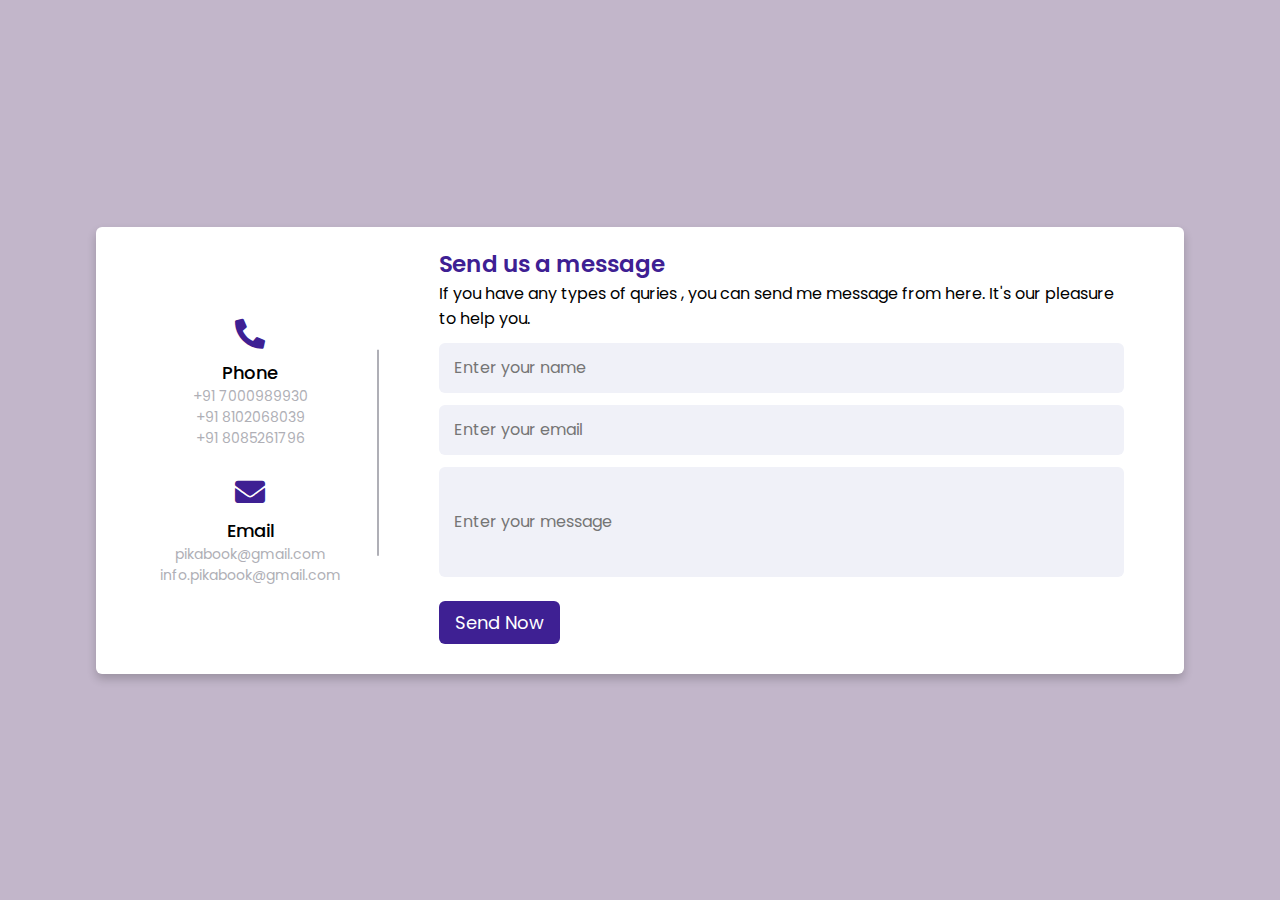
<file: contact.html>
<!DOCTYPE html>
<!-- Created By CodingLab - www.codinglabweb.com -->
<html lang="en" dir="ltr">
  <head>
    <meta charset="UTF-8">
   <!-- <title> Responsive Contact Us Form  | CodingLab </title>-->
    <link rel="stylesheet" href="contact.css">
    <!-- Fontawesome CDN Link -->
    <link rel="stylesheet" href="https://cdnjs.cloudflare.com/ajax/libs/font-awesome/5.15.2/css/all.min.css"/>
     <meta name="viewport" content="width=device-width, initial-scale=1.0">
   </head>
<body>
  <div class="container">
    <div class="content">
      <div class="left-side">
        <div class="phone details">
          <i class="fas fa-phone-alt"></i>
          <div class="topic">Phone</div>
          <div class="text-one">+91 7000989930</div>
          <div class="text-two">+91 8102068039</div>
          <div class="text-two">+91 8085261796</div>
        </div>
        <div class="email details">
          <i class="fas fa-envelope"></i>
          <div class="topic">Email</div>
          <div class="text-one">pikabook@gmail.com</div>
          <div class="text-two">info.pikabook@gmail.com</div>
        </div>
      </div>
      <div class="right-side">
        <div class="topic-text">Send us a message</div>
        <p>If you have any types of quries , you can send me message from here. It's our pleasure to help you.</p>
      <form action="#">
        <div class="input-box">
          <input type="text" placeholder="Enter your name">
        </div>
        <div class="input-box">
          <input type="text" placeholder="Enter your email">
        </div>
        <div class="input-box message-box">
            <input type="text" placeholder="Enter your message"> 
        </div>
        <div class="button">
          <input type="button" value="Send Now" >
        </div>
      </form>
    </div>
    </div>
  </div>
</body>
</html>
</file>
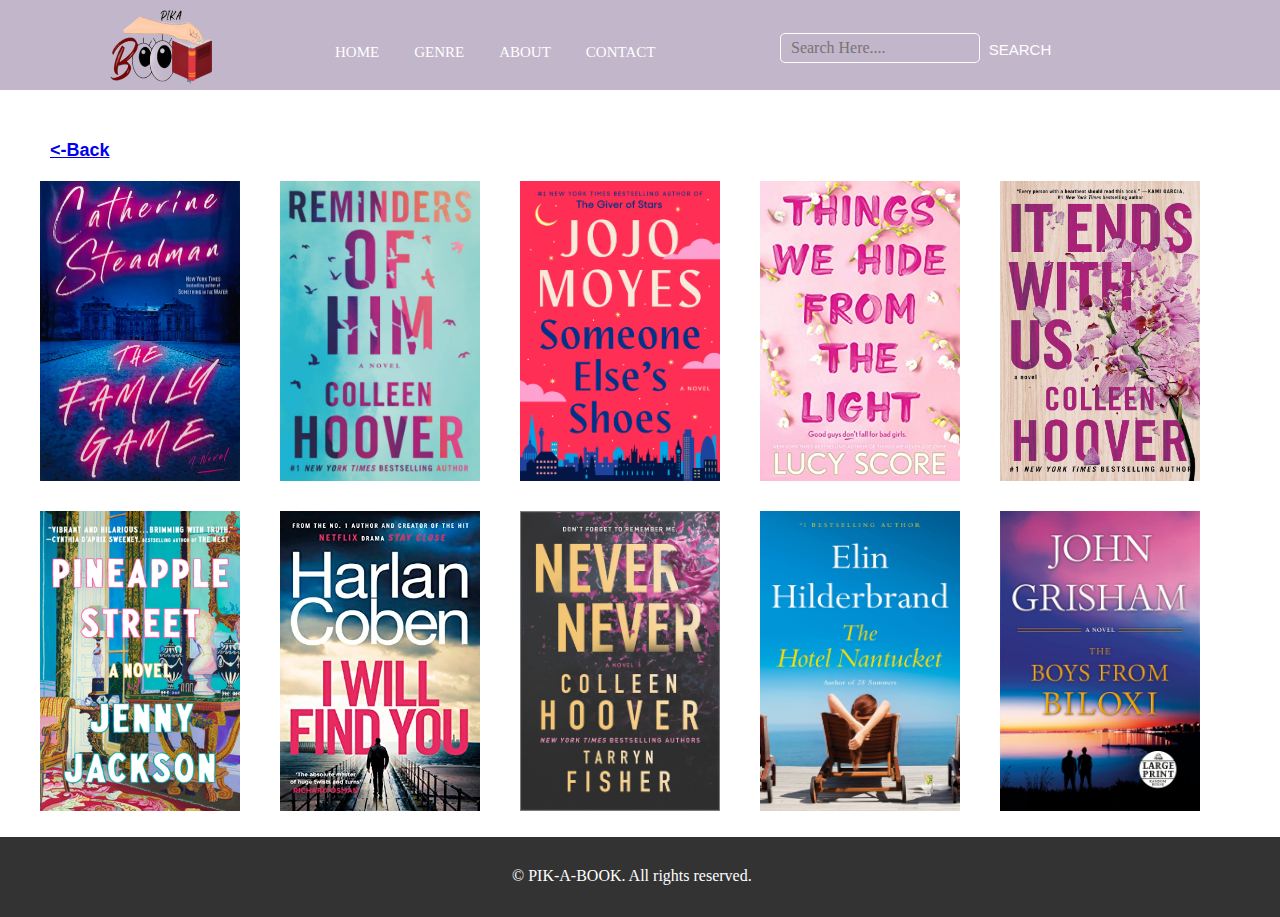
<file: Drama.html>
<!DOCTYPE html>
<html lang="en">
<head>
    <meta name="viewport" content="with=device-width , initial-scale=1.0">
    <title>Pikabook</title>
    <link rel = "stylesheet" href="https://cdnjs.cloudflare.com/ajax/libs/font-awesome/6.3.0/css/all.min.css">
    <link rel="stylesheet" href="Drama.css">
</head>
<body>
    <div class="main">
        <div class="navbar">
            <div class="icon">
                <h2 class="logo"><img src="logo.png" class="hello"> </h2>
            </div>
            <div class="menu">
                <ul>
                    <li><a href="index.html">HOME</a></li>
                    <li><a href="genre.html">GENRE</a></li>
                    <li><a href="extra.html">ABOUT</a></li>
                    <li><a href="contact.html">CONTACT</a></li>
                </ul>
            </div>

            <div class="search">
                <input class="srch" type="search" name="" placeholder="Search Here....">
                <a href="#"><button class="btn">SEARCH</button></a>
            </div>
        </div>
    </div>
    <div class="container">
        <div class="row">
           <div id="type"><a href="genre.html"><-Back</a></div>

                <div class="col-md-3"id="box1">
                <a href="https://drive.google.com/file/d/1VdPdyxrk49OdazJwHXSDyQRuSD_D3upl/view?usp=sharing"><img src="book imgs\image-4.png" alt=""></a>
                </div>

                <div class="col-md-3"id="box1">
                <a href="https://drive.google.com/file/d/1GMWk9sZRseFGUE3FZUsTNeM3T-WGTVVi/view?usp=sharing"><img src="book imgs\617uZq23IPL.jpg" alt=""></a>
                </div>

                <div class="col-md-3"id="box1">
                <a href="https://drive.google.com/file/d/1r1UU_csHsDtaIHcUlLqaa-SREHxRceQk/view?usp=sharing"><img src="book imgs\62971668.jpg" alt=""></a>
                </div>

                <div class="col-md-3"id="box1">
                <a href="https://drive.google.com/file/d/1gZrnRY8xqZxVgdpbcwaijmCSdsR4jIuy/view?usp=sharing"><img src="book imgs\51RS4rr2PBL.jpg" alt=""></a>
                </div>

                <div class="col-md-3" id="box1">
                <a href="https://drive.google.com/file/d/1iL8jaVhQqoJgqIW8bcjKmX64MU1vrS2g/view?usp=sharing"><img src="book imgs\drama1.jpg" alt=""></a>
                </div>

                <div class="col-md-3" id="box1">
                <img src="book imgs\drama2.jpg" alt="">
                </div>

                <div class="col-md-3" id="box1">
                <img src="book imgs\51qsS9YdWmL.jpg" alt="">
                </div>

                <div class="col-md-3" id="box1">
                <img src="book imgs\81HESRIOxoL.jpg" alt="">
                </div>

                <div class="col-md-3" id="box1">
                <img src="book imgs\drama3.jpg" alt="">
                </div>

                <div class="col-md-3" id="box1">
                <img src="book imgs\drama4.jpg" alt="">
                </div>
        </div>
    </div>

    <footer>
		<p>&copy;  PIK-A-BOOK. All rights reserved.</p>
	</footer>
</body>
</html>
</file>
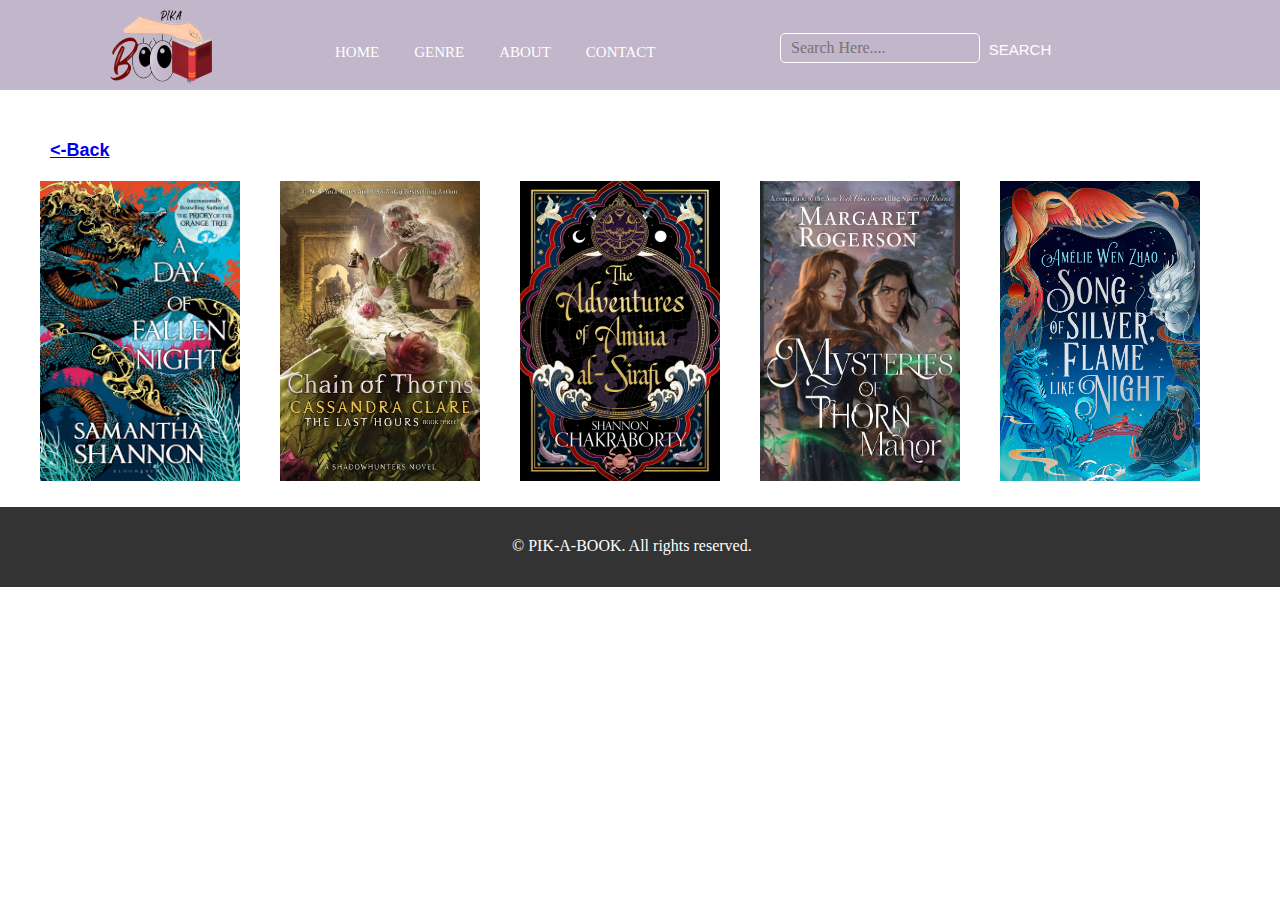
<file: fantasy.html>
<!DOCTYPE html>
<html lang="en">
<head>
    <meta name="viewport" content="with=device-width , initial-scale=1.0">
    <title>Pikabook</title>
    <link rel = "stylesheet" href="https://cdnjs.cloudflare.com/ajax/libs/font-awesome/6.3.0/css/all.min.css">
    <link rel="stylesheet" href="fantasy.css">
</head>
<body>
    <div class="main">
        <div class="navbar">
            <div class="icon">
                <h2 class="logo"><img src="logo.png" class="hello"> </h2>
            </div>
            <div class="menu">
                <ul>
                    <li><a href="index.html">HOME</a></li>
                    <li><a href="genre.html">GENRE</a></li>
                    <li><a href="extra.html">ABOUT</a></li>
                    <li><a href="contact.html">CONTACT</a></li>
                </ul>
            </div>

            <div class="search">
                <input class="srch" type="search" name="" placeholder="Search Here....">
                <a href="#"><button class="btn">SEARCH</button></a>
            </div>
        </div>
    </div>
    <div class="container">
        <div class="row1">
           <div id="type"><a href="genre.html"><-Back</a></div>
                     <div class="col-md-3" id="box1">
                     <a href="https://drive.google.com/file/d/1YKQfJcCadowbsSZ_OBOJ289-6PmUdzIw/view?usp=sharing"><img src="book imgs\A1-OWKzbAHL.jpg" alt=""></a>
                     </div>
 
                     <div class="col-md-3"id="box1">
                     <a href="https://drive.google.com/file/d/1jZXYKDy5os8R7RHKRL6avp_k0KvCnqRs/view?usp=sharing"><img src="book imgs\81j0w8mfV+L.jpg" alt=""></a>
                     </div>
 
                     <div class="col-md-3"id="box1">
                     <img src="book imgs\the-adventures-of-amina-al-sirafi-3.jpg" alt="">
                     </div>
 
                     <div class="col-md-3"id="box1">
                     <img src="book imgs\61272184.jpg" alt="">
                     </div>
 
                     <div class="col-md-3"id="box1">
                     <img src="book imgs\91kb9x9706L.jpg" alt="">
                     </div>
            
        </div>
    </div>

    <footer>
		<p>&copy;  PIK-A-BOOK. All rights reserved.</p>
	</footer>
</body>
</html>
</file>
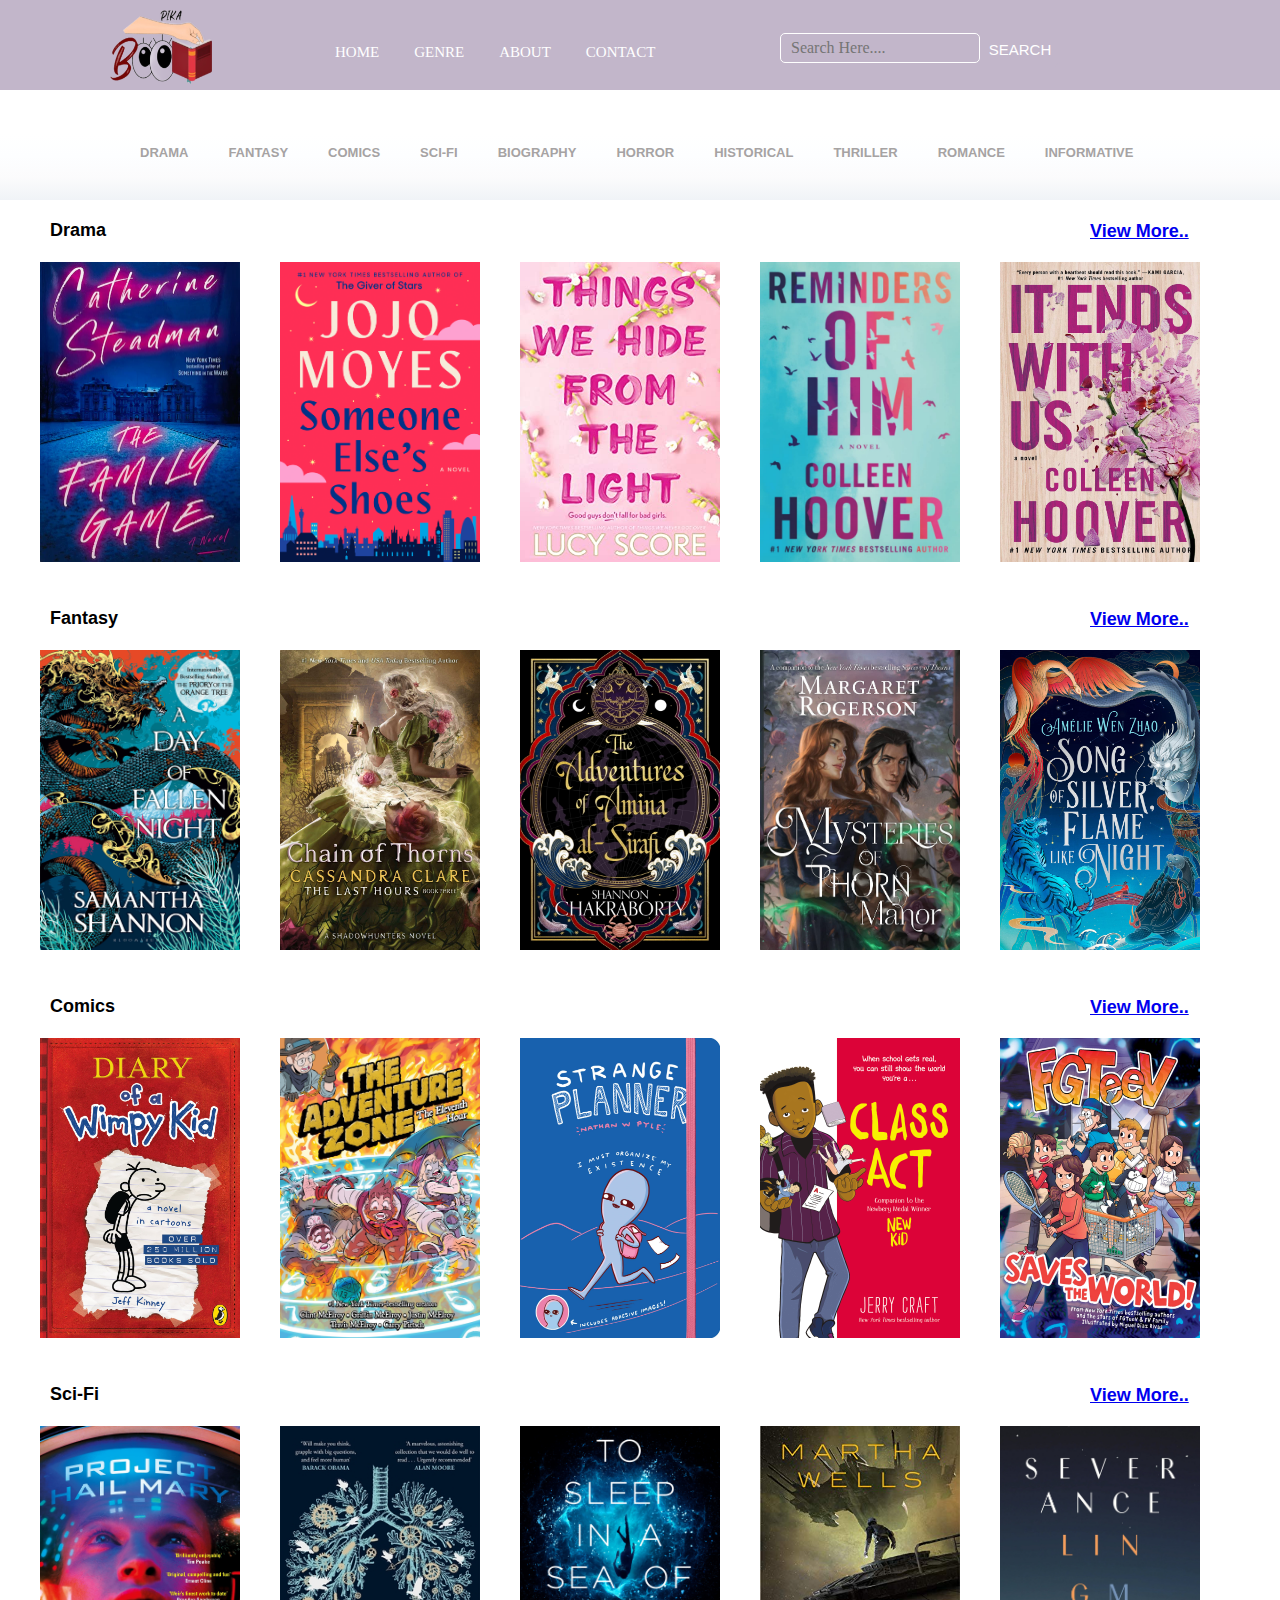
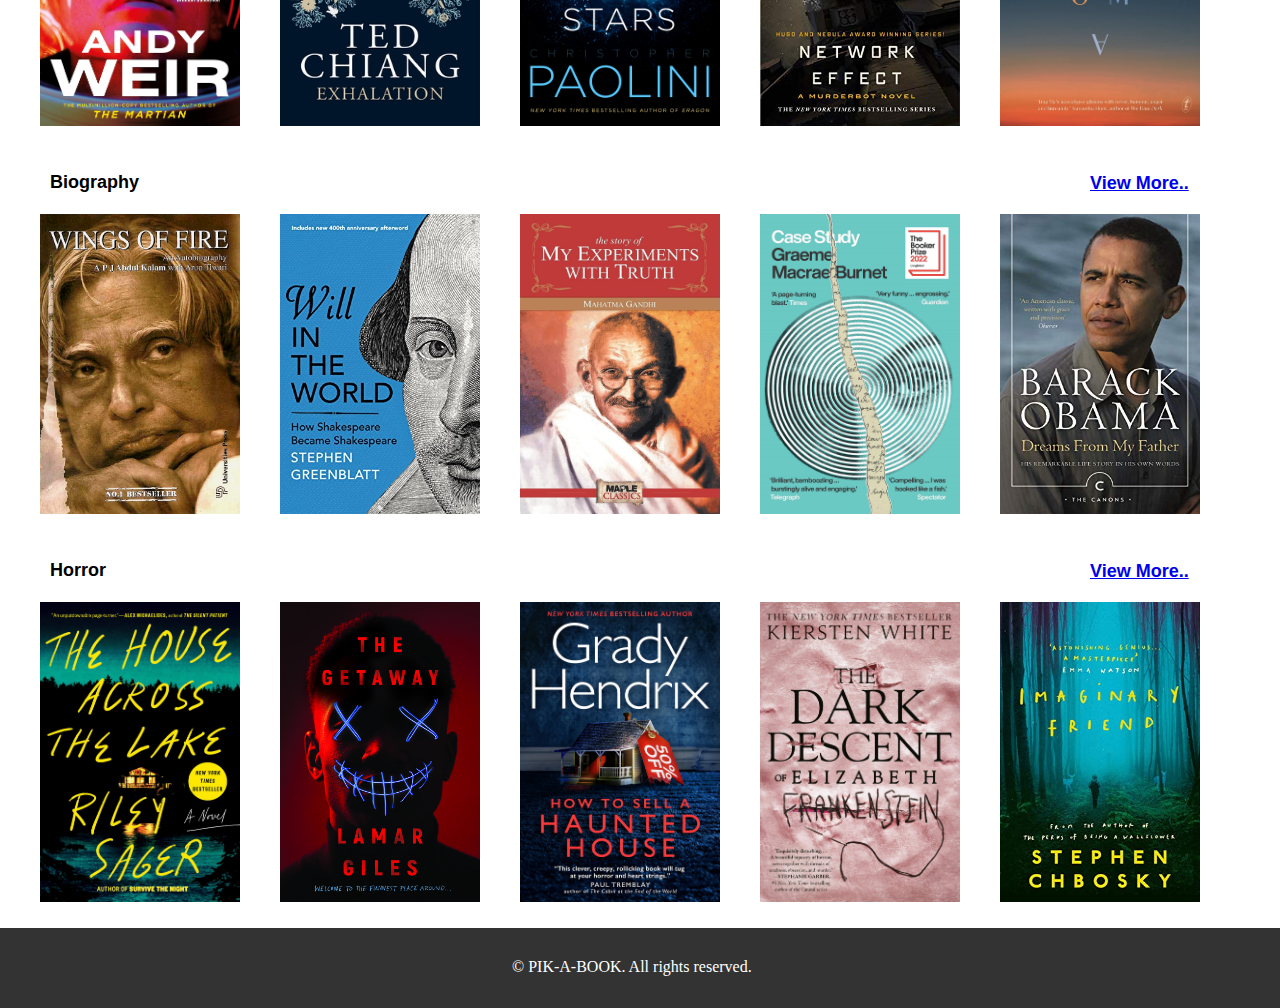
<file: genre.html>
<!DOCTYPE html>
<html lang="en">
<head>
    <meta name="viewport" content="with=device-width , initial-scale=1.0">
    <title>Pikabook</title>
    <link rel = "stylesheet" href="https://cdnjs.cloudflare.com/ajax/libs/font-awesome/6.3.0/css/all.min.css">
    <link rel="stylesheet" href="genre.css">
</head>
<body>
    <div class="main">
        <div class="navbar">
            <div class="icon">
                <h2 class="logo"><img src="logo.png" class="hello"> </h2>
            </div>
            <div class="menu">
                <ul>
                    <li><a href="index.html">HOME</a></li>
                    <li><a href="genre.html">GENRE</a></li>
                    <li><a href="extra.html">ABOUT</a></li>
                    <li><a href="contact.html">CONTACT</a></li>
                </ul>
            </div>

            <div class="search">
                <input class="srch" type="search" name="" placeholder="Search Here....">
                <a href="#"><button class="btn">SEARCH</button></a>
            </div>
        </div>
        <div class="genrebar">
            <div class="menu1">
                <ul>
                    <li1><a href="Drama.html">DRAMA</a></li1>
                    <li1><a href="fantasy.html">FANTASY</a></li1>
                    <li1><a href="#">COMICS</a></li1>
                    <li1><a href="#">SCI-FI</a></li1>
                    <li1><a href="#">BIOGRAPHY</a></li1>
                    <li1><a href="#">HORROR</a></li1>
                    <li1><a href="#">HISTORICAL</a></li1>
                    <li1><a href="#">THRILLER</a></li1>
                    <li1><a href="#">ROMANCE</a></li1>
                    <li1><a href="#">INFORMATIVE</a></li1>
                </ul>
            </div>
        </div>
    </div>
    <div class="container">
            <div class="row">
               <div id="type">Drama</div>
               <div id="seemore"><a href="Drama.html">View More..</a></div>

                    <div class="col-md-3"id="box1">
                    <a href="https://drive.google.com/file/d/1VdPdyxrk49OdazJwHXSDyQRuSD_D3upl/view?usp=sharing"><img src="book imgs\image-4.png" alt=""></a>
                    </div>

                    <div class="col-md-3"id="box1">
                    <a href="https://drive.google.com/file/d/1r1UU_csHsDtaIHcUlLqaa-SREHxRceQk/view?usp=sharing"><img src="book imgs\62971668.jpg" alt=""></a>
                    </div>

                    <div class="col-md-3"id="box1">
                    <a href="https://drive.google.com/file/d/1gZrnRY8xqZxVgdpbcwaijmCSdsR4jIuy/view?usp=sharing"><img src="book imgs\51RS4rr2PBL.jpg" alt=""></a>
                    </div>

                    <div class="col-md-3"id="box1">
                    <a href="https://drive.google.com/file/d/1GMWk9sZRseFGUE3FZUsTNeM3T-WGTVVi/view?usp=sharing"><img src="book imgs\617uZq23IPL.jpg" alt=""></a>
                    </div>

                    <div class="col-md-3" id="box1">
                    <a href="https://drive.google.com/file/d/1iL8jaVhQqoJgqIW8bcjKmX64MU1vrS2g/view?usp=sharing"><img src="book imgs\drama1.jpg" alt=""></a>
                    </div>
            </div>

            <div class="row1">
                <div id="type">Fantasy</div>
                <div id="seemore"><a href="fantasy.html">View More..</a></div>
                     <div class="col-md-3" id="box1">
                     <a href="https://drive.google.com/file/d/1YKQfJcCadowbsSZ_OBOJ289-6PmUdzIw/view?usp=sharing"><img src="book imgs\A1-OWKzbAHL.jpg" alt=""></a>
                     </div>
 
                     <div class="col-md-3"id="box1">
                     <a href="https://drive.google.com/file/d/1jZXYKDy5os8R7RHKRL6avp_k0KvCnqRs/view?usp=sharing"><img src="book imgs\81j0w8mfV+L.jpg" alt=""></a>
                     </div>
 
                     <div class="col-md-3"id="box1">
                     <img src="book imgs\the-adventures-of-amina-al-sirafi-3.jpg" alt="">
                     </div>
 
                     <div class="col-md-3"id="box1">
                     <img src="book imgs\61272184.jpg" alt="">
                     </div>
 
                     <div class="col-md-3"id="box1">
                     <img src="book imgs\91kb9x9706L.jpg" alt="">
                     </div>
            
            </div>

            <div class="row1">
                <div id="type">Comics</div>
                <div id="seemore"><a href="#">View More..</a></div>
                     <div class="col-md-3" id="box1">
                     <img src="book imgs\81R2N4PRuUL.jpg" alt="">
                     </div>
 
                     <div class="col-md-3"id="box1">
                     <img src="book imgs\9781250793782.jpg" alt="">
                     </div>
 
                     <div class="col-md-3"id="box1">
                         <img src="book imgs\71l3n+g6dvL.jpg" alt="">
                     </div>
 
                     <div class="col-md-3"id="box1">
                         <img src="book imgs\811ynd+oJhL.jpg" alt="">
                     </div>
 
                     <div class="col-md-3"id="box1">
                         <img src="book imgs\91VZvouTbJL.jpg" alt="">
                     </div>

            </div>

            <div class="row1">
                <div id="type">Sci-Fi</div>
                <div id="seemore"><a href="#">View More..</a></div>
                     <div class="col-md-3" id="box1">
                     <img src="book imgs\sci-fi1.jpg" alt="">
                     </div>
 
                     <div class="col-md-3"id="box1">
                     <img src="book imgs\sci-fi2.jpg" alt="">
                     </div>
 
                     <div class="col-md-3"id="box1">
                         <img src="book imgs\sci-fi3.jpg" alt="">
                     </div>
 
                     <div class="col-md-3"id="box1">
                         <img src="book imgs\sci-fi4.jpg" alt="">
                     </div>
 
                     <div class="col-md-3"id="box1">
                         <img src="book imgs\sci-fi5.jpg" alt="">
                     </div>

            </div>

            <div class="row1">
                <div id="type">Biography</div>
                <div id="seemore"><a href="#">View More..</a></div>
                     <div class="col-md-3" id="box1">
                     <img src="book imgs\bio1.jpg" alt="">
                     </div>
 
                     <div class="col-md-3"id="box1">
                     <img src="book imgs\bio4.jpg" alt="">
                     </div>
 
                     <div class="col-md-3"id="box1">
                         <img src="book imgs\bio2.jpg" alt="">
                     </div>
 
                     <div class="col-md-3"id="box1">
                         <img src="book imgs\bio5.jpg" alt="">
                     </div>
 
                     <div class="col-md-3"id="box1">
                         <img src="book imgs\bio3.jpg" alt="">
                     </div>

            </div>

            <div class="row1">
                <div id="type">Horror</div>
                <div id="seemore"><a href="#">View More..</a></div>
                     <div class="col-md-3" id="box1">
                     <a href="#"><img src="book imgs\horror1.jpg" alt=""></a>
                     </div>
 
                     <div class="col-md-3"id="box1">
                     <img src="book imgs\horror2.jpg" alt="">
                     </div>
 
                     <div class="col-md-3"id="box1">
                         <img src="book imgs\horror3.jpg" alt="">
                     </div>
 
                     <div class="col-md-3"id="box1">
                         <img src="book imgs\horror4.jpg" alt="">
                     </div>
 
                     <div class="col-md-3"id="box1">
                         <img src="book imgs\horror5.jpg" alt="">
                     </div>

            </div>
    </div>
    <footer>
		<p>&copy;  PIK-A-BOOK. All rights reserved.</p>
	</footer>
       
</body>
</html>
</file>
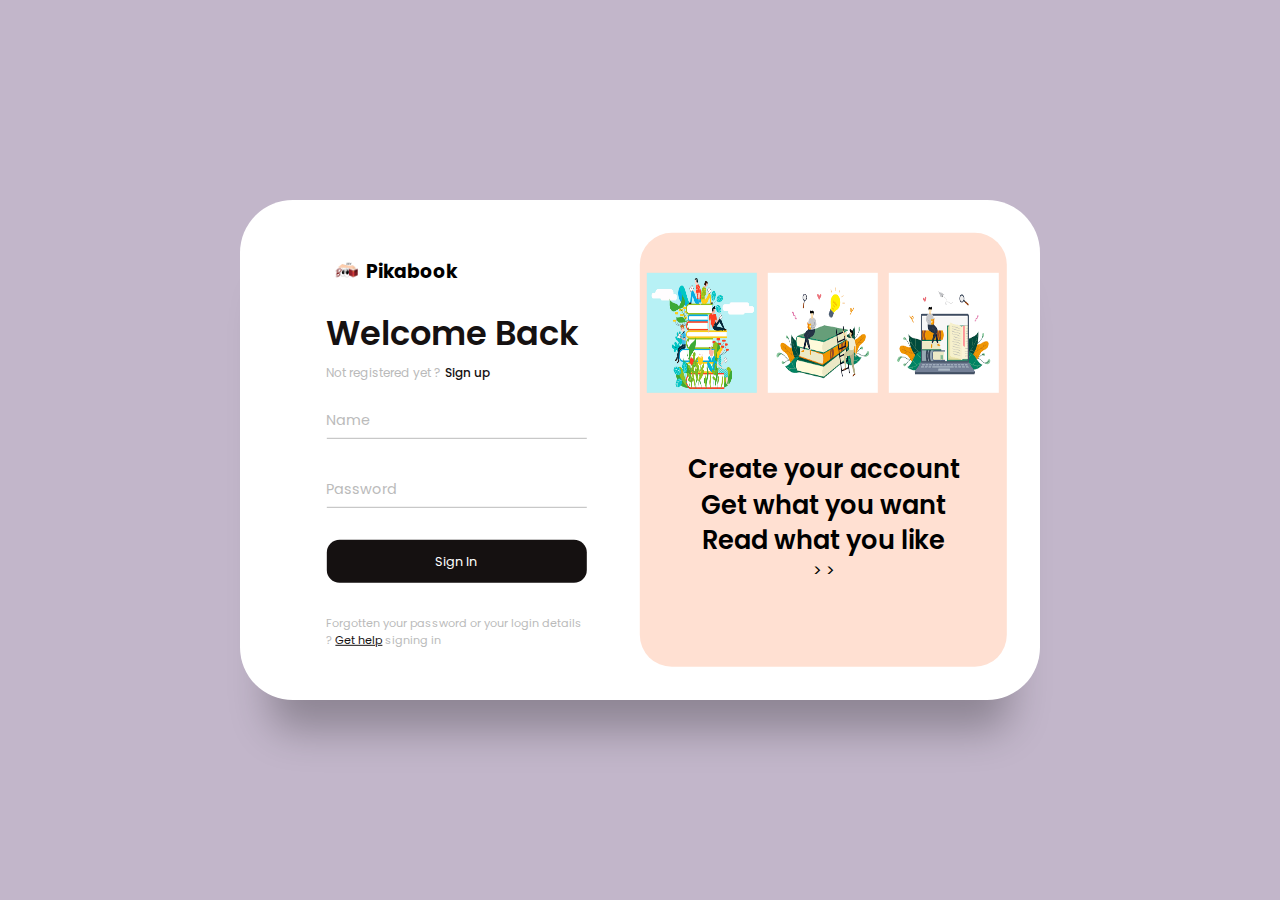
<file: login.html>
<!DOCTYPE html>
<html lang="en">
<head>
    <meta charset="UTF-8">
    <meta http-equiv="X-UA-Compatible" content="IE=edge">
    <meta name="viewport" content="width=device-width, initial-scale=1.0">
    <title>Sign in & Sign up Form</title>
    <link rel="stylesheet" href="login.css"/>
</head>
<body>
    <main>
        <div class="box">
            <div class="inner-box">
                <div class="forms-wrap">
                    <form action="index.html" autocomplete="off" class="sign-in-form">
                        <div class="logo">
                            <img src="result.png" alt="Pikabook">
                            <h3>Pikabook</h3>
                        </div>

                        <div class="heading">
                            <h2>Welcome Back</h2>
                            <h6>Not registered yet ?</h6>
                            <a href="#" class="toggle">Sign up</a>
                        </div>

                        <div class="actual-form">
                            <div class="input-wrap">
                                <input 
                                  type="text" 
                                  minlength="4" 
                                  class="input-field" 
                                  autocomplete="off"
                                  id="name" 
                                  required 
                                />
                                <label>Name</label>
                            </div>
                            <div class="input-wrap">
                                <input 
                                  type="password" 
                                  minlength="4" 
                                  class="input-field" 
                                  autocomplete="off"
                                  id="pass" 
                                  required 
                                />
                                <label>Password</label>
                            </div>
                            <input type="submit" value="Sign In" class="sign-btn">
                            <p class="text">
                                Forgotten your password or your login details ?
                                <a href="#">Get help</a> signing in
                            </p>
                        </div>
                    </form>

                    <form action="index.html" autocomplete="off" class="sign-up-form">
                        <div class="logo">
                            <img src="result.png" alt="Pikabook">
                            <h4>Pikabook</h4>
                        </div>

                        <div class="heading">
                            <h2>Get Started</h2>
                            <h6>Already have an account ?</h6>
                            <a href="#" class="toggle">Sign in</a>
                        </div>

                        <div class="actual-form">
                            <div class="input-wrap">
                                <input 
                                  type="text" 
                                  minlength="4" 
                                  class="input-field" 
                                  autocomplete="off"
                                  id="name" 
                                  required 
                                />
                                <label>Name</label>
                            </div>
                            <div class="input-wrap">
                                <input 
                                  type="email"
                                  class="input-field" 
                                  autocomplete="off"
                                  id="name" 
                                  required 
                                />
                                <label>Email</label>
                            </div>
                            <div class="input-wrap">
                                <input 
                                  type="password" 
                                  minlength="4" 
                                  class="input-field" 
                                  autocomplete="off"
                                  id="pass" 
                                  required 
                                />
                                <label>Password</label>
                            </div>
                            <input type="submit" value="Sign up" class="sign-btn">
                            <p class="text">
                                By signing up, I agree to the 
                                <a href="#">Terms of Services</a>and
                                <a href="#">Privacy Policy</a>
                            </p>
                        </div>
                    </form>
                </div>

                <div class="carousel">
                   <div class="images-wrapper">
                    <img src="carousel1.jpg" class="image img-1 show " alt=""/>
                    <img src="carousel2.png" class="image img-2  " alt=""/>
                    <img src="carousel3.png" class="image img-3  " alt=""/>
                   </div>
                
                   <div class="text-slider">
                    <div class="text-wrapper">
                        <div class="text-group">
                            <h2>Create your account</h2>
                            <h2>Get what you want</h2>
                            <h2>Read what you like</h2>
                        </div>
                    </div>
                    <div class="bullets">
                        <span class="active" data-value="1">
                        <span data-value="2"></span>>
                        <span data-value="3"></span>>
                    </div>
                   </div>

                </div>
            </div>
        </div>
    </main>



    <script src="app.js"></script>
    
</body>
</html>
</file>
<file: contact.css>
@import url('https://fonts.googleapis.com/css2?family=Poppins:wght@200;300;400;500;600;700&display=swap');
*{
  margin: 0;
  padding: 0;
  box-sizing: border-box;
  font-family: "Poppins" , sans-serif;
}
body{
  min-height: 100vh;
  width: 100%;
  background: #c2b6ca;
  display: flex;
  align-items: center;
  justify-content: center;
}
.container{
  width: 85%;
  background: #fff;
  border-radius: 6px;
  padding: 20px 60px 30px 40px;
  box-shadow: 0 5px 10px rgba(0, 0, 0, 0.2);
}
.container .content{
  display: flex;
  align-items: center;
  justify-content: space-between;
}
.container .content .left-side{
  width: 25%;
  height: 100%;
  display: flex;
  flex-direction: column;
  align-items: center;
  justify-content: center;
  margin-top: 15px;
  position: relative;
}
.content .left-side::before{
  content: '';
  position: absolute;
  height: 70%;
  width: 2px;
  right: -15px;
  top: 50%;
  transform: translateY(-50%);
  background: #afafb6;
}
.content .left-side .details{
  margin: 14px;
  text-align: center;
}
.content .left-side .details i{
  font-size: 30px;
  color: #3e2093;
  margin-bottom: 10px;
}
.content .left-side .details .topic{
  font-size: 18px;
  font-weight: 500;
}
.content .left-side .details .text-one,
.content .left-side .details .text-two{
  font-size: 14px;
  color: #afafb6;
}
.container .content .right-side{
  width: 75%;
  margin-left: 75px;
}
.content .right-side .topic-text{
  font-size: 23px;
  font-weight: 600;
  color: #3e2093;
}
.right-side .input-box{
  height: 50px;
  width: 100%;
  margin: 12px 0;
}
.right-side .input-box input,
.right-side .input-box textarea{
  height: 100%;
  width: 100%;
  border: none;
  outline: none;
  font-size: 16px;
  background: #F0F1F8;
  border-radius: 6px;
  padding: 0 15px;
  resize: none;
}
.right-side .message-box{
  min-height: 110px;
}
.right-side .input-box textarea{
  padding-top: 6px;
}
.right-side .button{
  display: inline-block;
  margin-top: 12px;
}
.right-side .button input[type="button"]{
  color: #fff;
  font-size: 18px;
  outline: none;
  border: none;
  padding: 8px 16px;
  border-radius: 6px;
  background: #3e2093;
  cursor: pointer;
  transition: all 0.3s ease;
}
.button input[type="button"]:hover{
  background: #5029bc;
}

@media (max-width: 950px) {
  .container{
    width: 90%;
    padding: 30px 40px 40px 35px ;
  }
  .container .content .right-side{
   width: 75%;
   margin-left: 55px;
}
}
@media (max-width: 820px) {
  .container{
    margin: 40px 0;
    height: 100%;
  }
  .container .content{
    flex-direction: column-reverse;
  }
 .container .content .left-side{
   width: 100%;
   flex-direction: row;
   margin-top: 40px;
   justify-content: center;
   flex-wrap: wrap;
 }
 .container .content .left-side::before{
   display: none;
 }
 .container .content .right-side{
   width: 100%;
   margin-left: 0;
 }
}
</file>
<file: Drama.css>
*{
    margin: 0;
    padding: 0;
}

.main{
    width: 100%;
    background-color: #ffffff;
    height: 100%;
   
}

.navbar{
    width: 1200px;
    height: 90px;
    line-height: 85px;
    padding: 0px 100px;
    position: fixed;
    color: #fff;
    background-color: #c2b6ca;
    
    
}
.icon{
    width: 200px;
    float: left;
    height: 70px;
}
.logo{
   
    margin-left: -30px;
    margin-top: -50px;
    
}
.hello{
    max-height: 70% ;
    max-width: 80%;
}
.menu{
    width: 100px;
    float: left;
    height: 70px;
}

ul{
    float: left;
    display: flex;
    justify-content: center;
    align-items: center;
}

ul li{
    list-style: none;
    margin-left: 35px;
    margin-top: 10px;
    font-size: 15px;
}

ul li a{
    text-decoration: none;
    color: #ffffff;
    transition: 0.4s ease-in-out;
}

ul li a:hover{
    color: rgb(107, 99, 99);
}

.search{
    width: 290px;
    float: left;
    margin-left: 380px;
}
.srch{
    font-family: 'Times New Roman';
    width: 200px;
    height: 30px;
    background: transparent;
    border: 1px solid #ffffff;
    margin-top: 33px;
    color: #ffffff;
    border-radius: none;
    font-size: 16px;
    float: left;
    padding: 10px;
    border-bottom-left-radius: 5px;
    border-top-left-radius: 5px;
    border-top-right-radius: 5px;
    border-bottom-right-radius: 5px;

}

.btn{
    width: 80px;
    height: 35px;
    color: #fff;
    background: transparent;
    border: 2px solid #c2b6ca;
    margin-top: 32px;
    font-size: 15px;
    border-bottom-right-radius: 5px;
    border-bottom-right-radius: 5px;
}

.btn:hover{
    color: rgb(107, 99, 99);
}

.btn:focus{
    outline: none;
}

.srch:focus{
    outline: none;
}

.container-fluid{
    border: 0px solid white;
    background-color: white;

    

}
.row{
    border: 1px solid rgb(222, 160, 160);
    margin-top: 210px;
    border: 0px solid white;
    float: left;
    padding-bottom: 1rem;
}
img{
  width: 200px;
  height: 300px;
}

.col-md-3,#box1 img{
    width: 200px;
    height: 300px;
    margin: 20px;
    margin-top: 10px;
    float: left;
  
  }




  /*.btn1{
    margin-top: 2px;
    width: 100px; 
    margin-left: 44px;
    padding: 8px 10px;
    border-radius: 8px;
  }
  
  
  
  .btn1:hover{
      background-color: rgb(5, 199, 248);
      transition: 0.7s;
      color: rgb(241, 149, 149);
  }*/
  
  
  /* index page coding*/
  
   img{
    width:200px;
    height: 200px;
   }
  
  
  /* login page /sign up coding*/
  
  .background-radial-gradient {
      background-color: hsl(218, 41%, 15%);
      background-image: radial-gradient(650px circle at 0% 0%,
          hsl(218, 41%, 35%) 15%,
          hsl(218, 41%, 30%) 35%,
          hsl(218, 41%, 20%) 75%,
          hsl(218, 41%, 19%) 80%,
          transparent 100%),
        radial-gradient(1250px circle at 100% 100%,
          hsl(218, 41%, 45%) 15%,
          hsl(218, 41%, 30%) 35%,
          hsl(218, 41%, 20%) 75%,
          hsl(218, 41%, 19%) 80%,
          transparent 100%);
    }
  
    #radius-shape-1 {
      height: 220px;
      width: 220px;
      top: -60px;
      left: -130px;
      background: radial-gradient(#65397e, #ad1fff);
      overflow: hidden;
    }
  
    #radius-shape-2 {
      border-radius: 38% 62% 63% 37% / 70% 33% 67% 30%;
      bottom: -60px;
      right: -110px;
      width: 300px;
      height: 300px;
      background: radial-gradient(#44006b, #ad1fff);
      overflow: hidden;
    }
  
    .bg-glass {
      background-color: hsla(0, 0%, 100%, 0.9) !important;
      backdrop-filter: saturate(200%) blur(25px);
    }
    /* notes page coding*/
  /* textarea */
  #textarea{
    width: 900px;
    height: 400px;
  }
  #type{
    margin-top: -70px;
    margin-left: 50px;
    font-family: Arial;
    font-weight: 700;
    font-size: 18px;
    color: #000000;
    text-decoration: none;
  }
  footer {
	background-color: #333;
	color: #fff;
    width: 100%;
    height: 80px;
    display: flex;
}
footer p{
    padding: 30px 40%;
}
</file>
<file: fantasy.css>
*{
    margin: 0;
    padding: 0;
}

.main{
    width: 100%;
    background-color: #ffffff;
    height: 100%;
   
}

.navbar{
    width: 1200px;
    height: 90px;
    line-height: 85px;
    padding: 0px 100px;
    position: fixed;
    color: #fff;
    background-color: #c2b6ca;
    
    
}
.icon{
    width: 200px;
    float: left;
    height: 70px;
}
.logo{
   
    margin-left: -30px;
    margin-top: -50px;
    
}
.hello{
    max-height: 70% ;
    max-width: 80%;
}
.menu{
    width: 100px;
    float: left;
    height: 70px;
}

ul{
    float: left;
    display: flex;
    justify-content: center;
    align-items: center;
}

ul li{
    list-style: none;
    margin-left: 35px;
    margin-top: 10px;
    font-size: 15px;
}

ul li a{
    text-decoration: none;
    color: #ffffff;
    transition: 0.4s ease-in-out;
}

ul li a:hover{
    color: rgb(107, 99, 99);
}

.search{
    width: 290px;
    float: left;
    margin-left: 380px;
}
.srch{
    font-family: 'Times New Roman';
    width: 200px;
    height: 30px;
    background: transparent;
    border: 1px solid #ffffff;
    margin-top: 33px;
    color: #ffffff;
    border-radius: none;
    font-size: 16px;
    float: left;
    padding: 10px;
    border-bottom-left-radius: 5px;
    border-top-left-radius: 5px;
    border-top-right-radius: 5px;
    border-bottom-right-radius: 5px;

}

.btn{
    width: 80px;
    height: 35px;
    color: #fff;
    background: transparent;
    border: 2px solid #c2b6ca;
    margin-top: 32px;
    font-size: 15px;
    border-bottom-right-radius: 5px;
    border-bottom-right-radius: 5px;
}

.btn:hover{
    color: rgb(107, 99, 99);
}

.btn:focus{
    outline: none;
}

.srch:focus{
    outline: none;
}

.genrebar{
    width: 1200px;
    height: 90px;
    line-height: 85px;
    padding: 10px 100px;
    margin-top: 90px;
    position: fixed;
    background-image: linear-gradient(#fff,#fff,#ffffff,#fdfeff,#fbfbfc,#f0f3f7);
}


ul li1{
    list-style: none;
    margin-left: 40px;
    margin-top: 10px;
    font-size: 13px;
}
ul li1 a{
    text-decoration: none;
    color: #a6a3a3;
    font-family: Arial;
    font-weight: 600;
    transition: 0.5s ease-in-out;
}

ul li1 a:hover{
    color: rgb(0, 0, 0);
}

.container-fluid{
    border: 0px solid white;
    background-color: white;

    

}

img{
  width: 200px;
  height: 300px;
}

.col-md-3,#box1 img{
    width: 200px;
    height: 300px;
    margin: 20px;
    margin-top: 10px;
    float: left;
  
  }




  /*.btn1{
    margin-top: 2px;
    width: 100px; 
    margin-left: 44px;
    padding: 8px 10px;
    border-radius: 8px;
  }
  
  
  
  .btn1:hover{
      background-color: rgb(5, 199, 248);
      transition: 0.7s;
      color: rgb(241, 149, 149);
  }*/
  
  
  /* index page coding*/
  
   img{
    width:200px;
    height: 200px;
   }
  
  
  /* login page /sign up coding*/
  
  .background-radial-gradient {
      background-color: hsl(218, 41%, 15%);
      background-image: radial-gradient(650px circle at 0% 0%,
          hsl(218, 41%, 35%) 15%,
          hsl(218, 41%, 30%) 35%,
          hsl(218, 41%, 20%) 75%,
          hsl(218, 41%, 19%) 80%,
          transparent 100%),
        radial-gradient(1250px circle at 100% 100%,
          hsl(218, 41%, 45%) 15%,
          hsl(218, 41%, 30%) 35%,
          hsl(218, 41%, 20%) 75%,
          hsl(218, 41%, 19%) 80%,
          transparent 100%);
    }
  
    #radius-shape-1 {
      height: 220px;
      width: 220px;
      top: -60px;
      left: -130px;
      background: radial-gradient(#65397e, #ad1fff);
      overflow: hidden;
    }
  
    #radius-shape-2 {
      border-radius: 38% 62% 63% 37% / 70% 33% 67% 30%;
      bottom: -60px;
      right: -110px;
      width: 300px;
      height: 300px;
      background: radial-gradient(#44006b, #ad1fff);
      overflow: hidden;
    }
  
    .bg-glass {
      background-color: hsla(0, 0%, 100%, 0.9) !important;
      backdrop-filter: saturate(200%) blur(25px);
    }
    /* notes page coding*/
  /* textarea */
  #textarea{
    width: 900px;
    height: 400px;
  }
  #type{
    margin-top: -70px;
    margin-left: 50px;
    font-family: Arial;
    font-weight: 700;
    font-size: 18px;
    color: #000000;
  }

  .row1{
    border: 1px solid rgb(222, 160, 160);
    margin-top: 210px;
    border: 0px solid white;
    float: left;
    padding-bottom: 1rem;
}


  footer {
	background-color: #333;
	color: #fff;
    width: 100%;
    height: 80px;
    display: flex;
}
footer p{
    padding: 30px 40%;
}
</file>
<file: genre.css>
*{
    
    margin: 0;
    padding: 0;
}

.main{
    width: 100%;
    background-color: #ffffff;
    height: 100%;
   
}

.navbar{
    width: 1200px;
    height: 90px;
    line-height: 85px;
    padding: 0px 100px;
    position: fixed;
    color: #fff;
    background-color: #c2b6ca;
    
    
}
.icon{
    width: 200px;
    float: left;
    height: 70px;
}
.logo{
   
    margin-left: -30px;
    margin-top: -50px;
    
}
.hello{
    max-height: 70% ;
    max-width: 80%;
}
.menu{
    width: 100px;
    float: left;
    height: 70px;
}

ul{
    float: left;
    display: flex;
    justify-content: center;
    align-items: center;
}

ul li{
    list-style: none;
    margin-left: 35px;
    margin-top: 10px;
    font-size: 15px;
}

ul li a{
    text-decoration: none;
    color: #ffffff;
    transition: 0.4s ease-in-out;
}

ul li a:hover{
    color: rgb(107, 99, 99);
}

.search{
    width: 290px;
    float: left;
    margin-left: 380px;
}
.srch{
    font-family: 'Times New Roman';
    width: 200px;
    height: 30px;
    background: transparent;
    border: 1px solid #ffffff;
    margin-top: 33px;
    color: #ffffff;
    border-radius: none;
    font-size: 16px;
    float: left;
    padding: 10px;
    border-bottom-left-radius: 5px;
    border-top-left-radius: 5px;
    border-top-right-radius: 5px;
    border-bottom-right-radius: 5px;

}

.btn{
    width: 80px;
    height: 35px;
    color: #fff;
    background: transparent;
    border: 2px solid #c2b6ca;
    margin-top: 32px;
    font-size: 15px;
    border-bottom-right-radius: 5px;
    border-bottom-right-radius: 5px;
}

.btn:hover{
    color: rgb(107, 99, 99);
}

.btn:focus{
    outline: none;
}

.srch:focus{
    outline: none;
}

.genrebar{
    width: 1200px;
    height: 90px;
    line-height: 85px;
    padding: 10px 100px;
    margin-top: 90px;
    position: fixed;
    background-image: linear-gradient(#fff,#fff,#ffffff,#fdfeff,#fbfbfc,#f0f3f7);
}


ul li1{
    list-style: none;
    margin-left: 40px;
    margin-top: 10px;
    font-size: 13px;
}
ul li1 a{
    text-decoration: none;
    color: #a6a3a3;
    font-family: Arial;
    font-weight: 600;
    transition: 0.5s ease-in-out;
}

ul li1 a:hover{
    color: rgb(0, 0, 0);
}

.container-fluid{
    border: 0px solid white;
    background-color: white;

    

}
.row{
    border: 1px solid rgb(222, 160, 160);
    margin-top: 210px;
    border: 0px solid white;
    float: left;
    padding-bottom: 1rem;
}
img{
  width: 200px;
  height: 300px;
}

.col-md-3,#box1 img{
    width: 200px;
    height: 300px;
    margin: 20px;
    margin-top: 10px;
    float: left;
  
  }




  /*.btn1{
    margin-top: 2px;
    width: 100px; 
    margin-left: 44px;
    padding: 8px 10px;
    border-radius: 8px;
  }
  
  
  
  .btn1:hover{
      background-color: rgb(5, 199, 248);
      transition: 0.7s;
      color: rgb(241, 149, 149);
  }*/
  
  
  /* index page coding*/
  
   img{
    width:200px;
    height: 200px;
   }
  
  
  /* login page /sign up coding*/
  
  .background-radial-gradient {
      background-color: hsl(218, 41%, 15%);
      background-image: radial-gradient(650px circle at 0% 0%,
          hsl(218, 41%, 35%) 15%,
          hsl(218, 41%, 30%) 35%,
          hsl(218, 41%, 20%) 75%,
          hsl(218, 41%, 19%) 80%,
          transparent 100%),
        radial-gradient(1250px circle at 100% 100%,
          hsl(218, 41%, 45%) 15%,
          hsl(218, 41%, 30%) 35%,
          hsl(218, 41%, 20%) 75%,
          hsl(218, 41%, 19%) 80%,
          transparent 100%);
    }
  
    #radius-shape-1 {
      height: 220px;
      width: 220px;
      top: -60px;
      left: -130px;
      background: radial-gradient(#65397e, #ad1fff);
      overflow: hidden;
    }
  
    #radius-shape-2 {
      border-radius: 38% 62% 63% 37% / 70% 33% 67% 30%;
      bottom: -60px;
      right: -110px;
      width: 300px;
      height: 300px;
      background: radial-gradient(#44006b, #ad1fff);
      overflow: hidden;
    }
  
    .bg-glass {
      background-color: hsla(0, 0%, 100%, 0.9) !important;
      backdrop-filter: saturate(200%) blur(25px);
    }
    /* notes page coding*/
  /* textarea */
  #textarea{
    width: 900px;
    height: 400px;
  }
  #type{
    margin-top: 10px;
    margin-left: 50px;
    font-family: Arial;
    font-weight: 700;
    font-size: 18px;
    color: #000000;
  }

  .row1{
    border: 1px solid rgb(222, 160, 160);
    margin-top: 10px;
    border: 0px solid white;
    float: left;
    padding-bottom: 1rem;
}
#seemore{
    margin-top: -20px;
    margin-left: 1090px;
    font-family: Arial;
    font-weight: 700;
    font-size: 18px;
    color: #000000;
    text-decoration: none;
  }

  footer {
	background-color: #333;
	color: #fff;
    width: 100%;
    height: 80px;
    display: flex;
}
footer p{
    padding: 30px 40%;
}
</file>
<file: login.css>
@import url('https://fonts.googleapis.com/css2?family=Poppins:wght@200;300;400;500;600;700;800&display=swap');
*,
*::before,
*::after{
    padding: 0;
    margin: 0;
    box-sizing: border-box;
}

body,
input{
    font-family: "Poppins" , sans-serif;
}

main{
    width: 100%;
    min-height: 100vh;
    overflow: hidden;
    background-color: #c2b6ca;
    padding: 2rem;
    display: flex;
    align-items: center;
    justify-content: center;
}

.box{
    position: relative;
    width: 100%;
    max-width: 800px;
    height: 500px;
    background-color: #fff;
    border-radius: 3.3rem;
    box-shadow: 0 60px 40px -30px rgba(0, 0, 0, 0.27 ) ;
}

.inner-box{
    position: absolute;
    width: calc(100% - 4.1rem);
    height: calc(100% - 4.1rem);
    top: 50%;
    left: 50%;
    transform: translate(-50%, -50%);
}

.forms-wrap{
    position: absolute;
    height: 100%;
    width: 50%;
    top: 0;
    left: 0;
    display: grid;
    grid-template-columns: 1fr;
    grid-template-rows: 1fr;
    transition: 0.8s ease-in-out;
}

.carousel{
    position: absolute;
    height: 100%;
    width: 50%;
    left: 50%;
    top: 0;
    background-color: #ffe0d2;
    border-radius: 2rem;
    display: grid;
    grid-template-rows: auto 1fr;
    padding-bottom: 2rem;
    transition: 0.8s ease-in-out;
}

form{
    max-width: 260px;
    width: 100%;
    margin: 0 auto;
    height: 100%;
    display: flex;
    flex-direction: column;
    justify-content: space-evenly;
    grid-column: 1 / 2;
    grid-row: 1 / 2;
    transition: opacity 0.02s 0.4s;

}

form.sign-up-form{
    opacity: 0;
    pointer-events: none;
}

.logo{
    display: flex;
    align-items: center;
}

.logo img{
    width: 40px;
    margin-right: 0;
}
.logo h4{
    font-size: 1.1rem;
    margin-top: -9px;
    letter-spacing: -0.5px;
    color: #151111;
}

.heading h2{
    font-size: 2.1rem;
    font-weight: 600;
    color: #151111;
}
 
.heading h6{
    color: #bababa;
    font-weight: 400;
    font-size: 0.75rem;
    display: inline;
}

.toggle{
    color: #151111;
    text-decoration: none;
    font-size: 0.75rem;
    font-weight: 500;
    transition: 0.3s;
}

.toggle:hover{
    color: #8371fd;
}

.input-wrap{
    position: relative;
    height: 37px;
    margin-bottom: 2rem;
    
}

.input-field{
    position: absolute;
    width: 100%;
    height: 100%;
    background: none;
    border: none;
    outline: none;
    border-bottom: 1px solid #bbb;
    padding: 0;
    font-size: 0.95rem;
    color: #151111;
    transition: 0.4s;
}

label{
    position: absolute;
    left: 0;
    top: 50%;
    transform: translateY(-50%);
    font-size: 0.9rem;
    color: #bbb;
    pointer-events: none;
    transition: 0.4s;
}

.input-field.active {
    border-bottom-color: #151111;
}

.input-field.active + label{
    font-size: 0.75rem;
    top: -2px;
}

.sign-btn{
    display: inline-block;
    width: 100%;
    height: 43px;
    background-color: #151111;
    color: #fff;
    border: none;
    cursor: pointer;
    border-radius: 0.8rem;
    font-size: 0.8rem;
    margin-bottom: 2rem;
    transition: 0.3s;
}

.sign-btn:hover{
    background-color: #8371fd;
}

.text{
    color: #bbb;
    font-size: 0.7rem;
}

.text a{
    color: #151111;
    transition: 0.3s;
}

.text a:hover{
    color: #8371fd;
}

main.sign-up-mode form.sign-in-form{
    opacity: 0;
    pointer-events: none;
}

main.sign-up-mode form.sign-up-form{
    opacity: 1;
    pointer-events: all;
}

main.sign-up-mode .forms-wrap{
    left: 50%;
}

main.sign-up-mode .carousel{
    left: 0%;
}

.image-wrapper{
    display: grid;
    grid-template-columns: 1fr;
    grid-template-rows: 1fr;
}

.image{
    width: 110px;
    grid-column: 1/2;
    grid-row: 1/2;
    height: 120px;
    margin-left: 7px;
    margin-top: 40px;
    
}

.image.show{
    opacity: 1;
}
.text-slider{
    display: flex;
    align-items: center;
    justify-content: center;
    flex-direction: column;
}

.text-wrap{
    max-height: 2.2rem;
    overflow: hidden;
    margin-bottom: 2.5rem;
}

.text-group{
    display: flex;
    flex-direction: column;
    text-align: center;
    transform: translateY(0);
}

.text-group h2{
    line-height: 2.2rem;
    font-weight: 600;
    font-size: 1.6rem;
}
</file>
